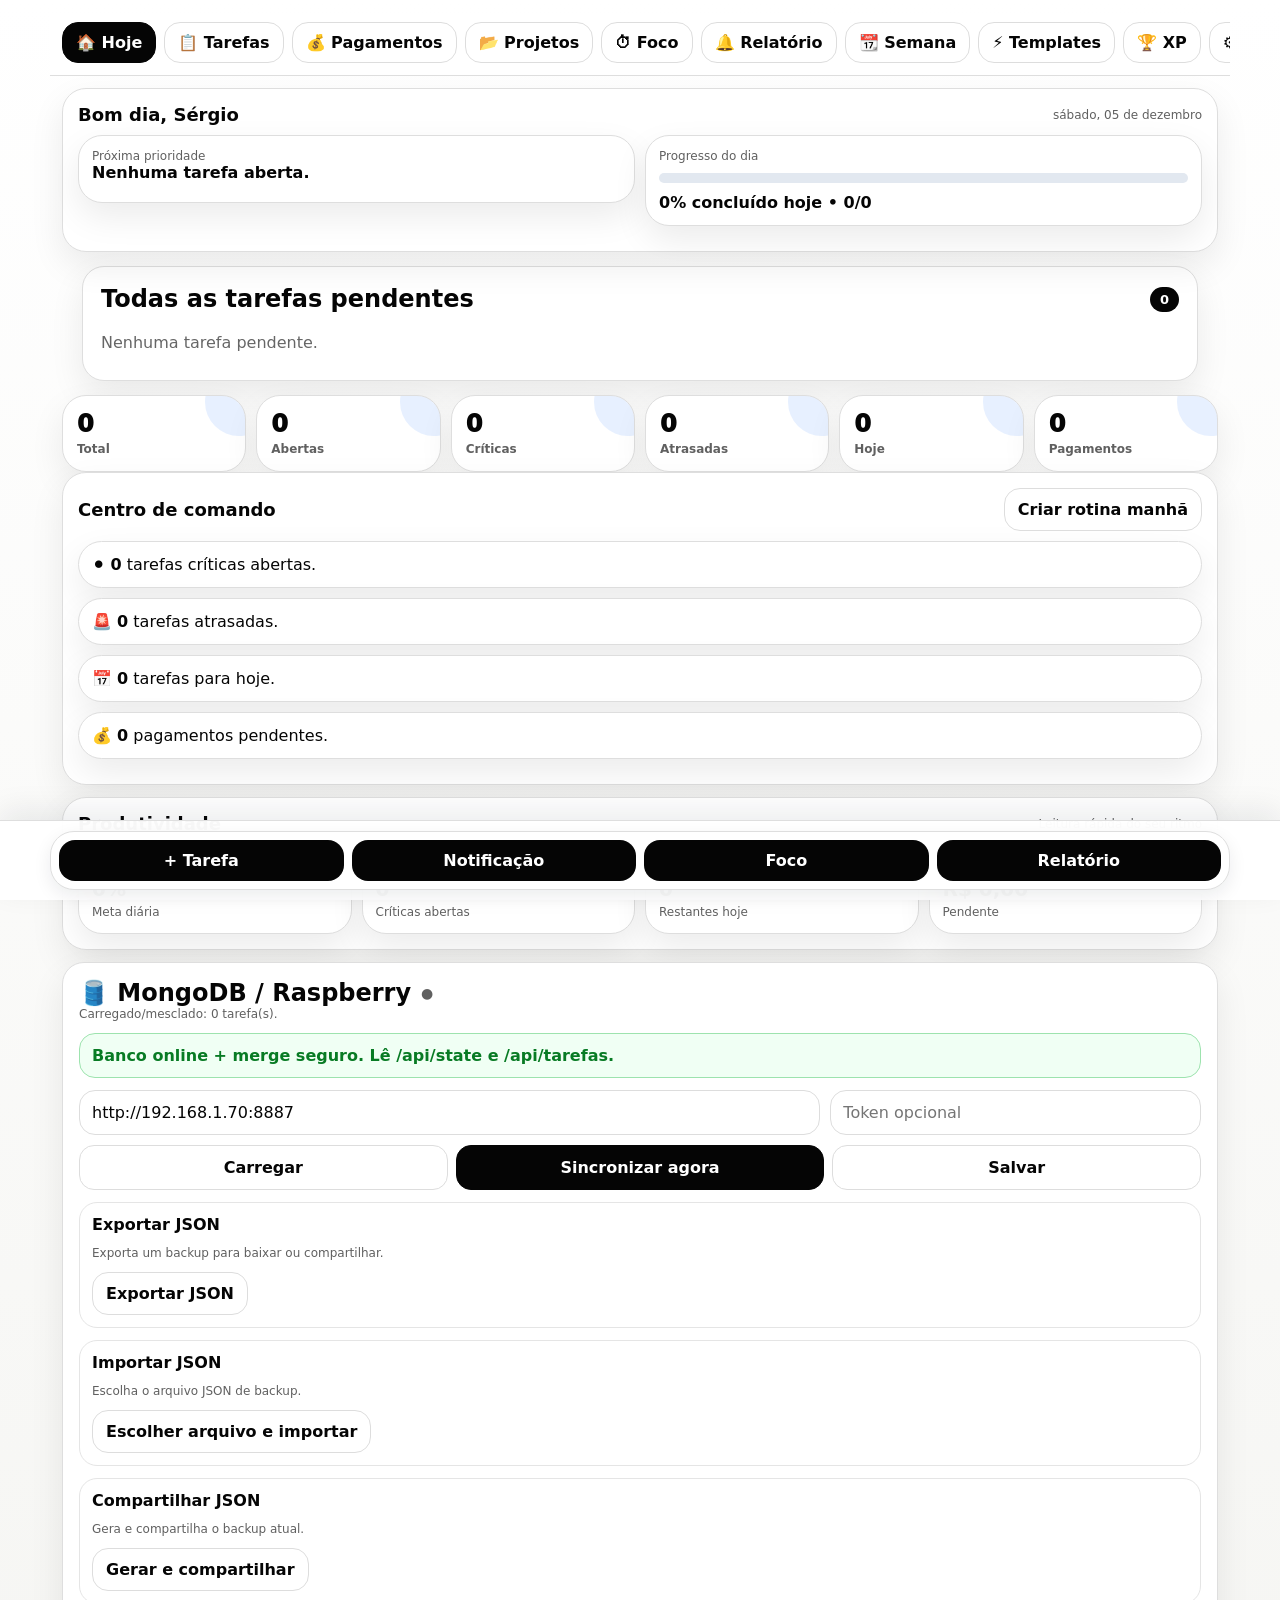
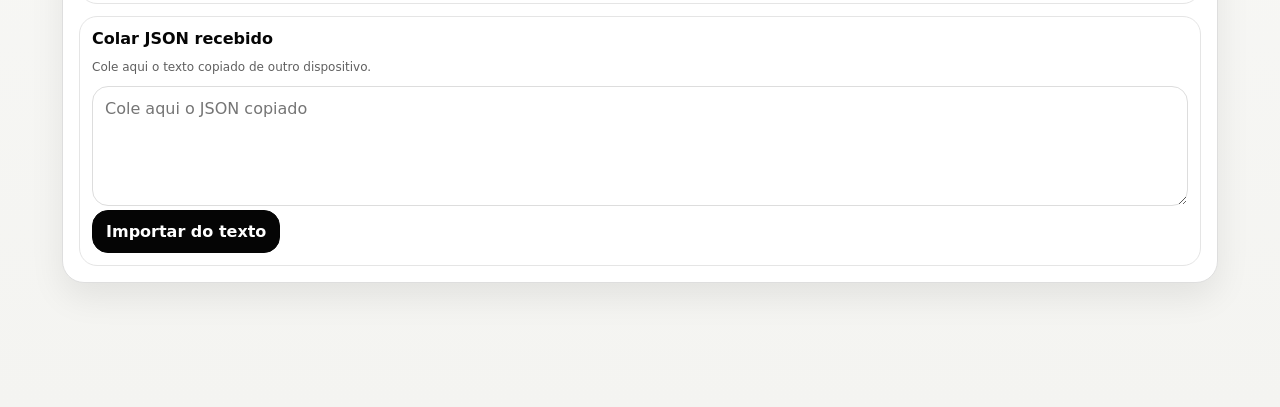
<file: app/src/main/assets/index.html>
<!DOCTYPE html>
<html lang="pt-BR">
<head>
<meta charset="UTF-8" />
<meta name="viewport" content="width=device-width, initial-scale=1.0, maximum-scale=1.0, viewport-fit=cover">
<title>Meu Dia Pro</title>
<link rel="stylesheet" href="style.css">
<link rel="stylesheet" href="visual.css">
</head>
<body>
<div id="root"></div>
<script src="app.js"></script>
<script src="status.js"></script>
<script src="v23.js"></script>
<script src="score.js"></script>
<script>
(function(){
  if(window.__MDP_IMPORT_TEXT_FIX__) return;
  window.__MDP_IMPORT_TEXT_FIX__ = true;
  const url = () => (localStorage.getItem('rasp_backend_url') || 'http://192.168.1.70:8887').replace(/\/$/, '');
  const headers = () => {
    const h = {'Content-Type':'application/json'};
    const token = localStorage.getItem('rasp_backend_token') || '';
    if(token) h['X-Meu-Dia-Token'] = token;
    return h;
  };
  const now = () => new Date().toISOString();
  const uid = () => 't_' + Date.now() + '_' + Math.random().toString(16).slice(2);
  function normalize(state){
    state = state && typeof state === 'object' ? state : {tarefas:[],projetos:[],arquivo:[]};
    state.tarefas = Array.isArray(state.tarefas) ? state.tarefas : [];
    state.projetos = Array.isArray(state.projetos) ? state.projetos : [];
    state.arquivo = Array.isArray(state.arquivo) ? state.arquivo : [];
    state.tarefas.forEach(t => { if(!t.id) t.id = uid(); if(!t.createdAt) t.createdAt = now(); if(!t.updatedAt) t.updatedAt = t.createdAt; });
    return state;
  }
  function getLocal(){
    try{
      if(window.state && Array.isArray(window.state.tarefas)) return normalize(window.state);
      const raw = localStorage.getItem('meu_dia_pro_v2') || localStorage.getItem('tarefas_whatsapp_v1');
      const parsed = raw ? JSON.parse(raw) : {tarefas:[],projetos:[],arquivo:[]};
      return normalize(Array.isArray(parsed) ? {tarefas:parsed,projetos:[],arquivo:[]} : parsed);
    }catch(e){ return {tarefas:[],projetos:[],arquivo:[]}; }
  }
  function setLocal(state){
    state = normalize(state);
    try{
      if(window.state){ Object.keys(window.state).forEach(k => delete window.state[k]); Object.assign(window.state, state); }
      localStorage.setItem('meu_dia_pro_v2', JSON.stringify(state));
      if(typeof window.render === 'function') window.render();
    }catch(e){}
  }
  function newer(a,b){ return new Date((a && (a.updatedAt || a.createdAt)) || 0).getTime() >= new Date((b && (b.updatedAt || b.createdAt)) || 0).getTime(); }
  function merge(a,b){
    a = normalize(a); b = normalize(b);
    const map = new Map();
    [...(b.tarefas||[]), ...(a.tarefas||[])].forEach(t => {
      if(!t.id) t.id = uid();
      const old = map.get(t.id);
      if(!old || newer(t, old)) map.set(t.id, Object.assign({}, old || {}, t));
    });
    return Object.assign({}, b, a, {tarefas:[...map.values()].filter(t => !t.deleted)});
  }
  function status(text){
    const e = document.getElementById('mdp42Status') || document.getElementById('mdp41Status') || document.getElementById('mdp40Status');
    if(e) e.textContent = text;
  }
  async function push(state){
    try{
      const payload = {device:'apk-android-text-import', savedAt:now(), state:state, config:{}};
      const r = await fetch(url() + '/api/state', {method:'POST', headers:headers(), body:JSON.stringify(payload)});
      const j = await r.json().catch(() => ({}));
      return !!j.ok;
    }catch(e){ return false; }
  }
  async function importText(){
    const box = document.getElementById('mdp42Paste') || document.getElementById('mdp41Paste') || document.querySelector('textarea[placeholder*="JSON"]');
    const text = box ? box.value : '';
    if(!text || !text.trim()){ status('Cole um JSON antes de importar.'); return; }
    try{
      const json = JSON.parse(text);
      const incoming = json.state || json;
      const merged = merge(getLocal(), incoming);
      setLocal(merged);
      status('JSON colado importado. Salvando no MongoDB...');
      const ok = await push(merged);
      status(ok ? 'JSON importado e sincronizado com sucesso.' : 'JSON importado localmente. Backend offline.');
      if(typeof window.mdpPull === 'function') setTimeout(() => window.mdpPull(true), 800);
    }catch(e){
      status('JSON colado inválido. Copie o backup completo.');
    }
  }
  window.mdpImportTextFix = importText;
  document.addEventListener('click', function(e){
    const el = e.target && e.target.closest ? e.target.closest('button,[data-mdp-action]') : null;
    if(!el) return;
    const action = el.getAttribute('data-mdp-action') || '';
    const text = (el.innerText || el.textContent || '').toLowerCase();
    if(action === 'paste' || text.includes('importar do texto')){
      e.preventDefault();
      e.stopPropagation();
      importText();
    }
  }, true);
  setInterval(function(){
    document.querySelectorAll('button').forEach(btn => {
      const text = (btn.innerText || btn.textContent || '').toLowerCase();
      if(text.includes('importar do texto') && !btn.dataset.fixedPaste){
        btn.dataset.fixedPaste = '1';
        btn.onclick = function(ev){ ev.preventDefault(); importText(); return false; };
      }
    });
  }, 1000);
})();
</script>
<script>
(function(){
  if(window.__MDP_PENDING_TODAY__) return;
  window.__MDP_PENDING_TODAY__ = true;

  function escapeHtml(value){
    return String(value == null ? '' : value).replace(/[&<>"']/g, function(char){
      return {'&':'&amp;','<':'&lt;','>':'&gt;','"':'&quot;',"'":'&#039;'}[char];
    });
  }
  function getState(){
    try{
      if(window.state && Array.isArray(window.state.tarefas)) return window.state;
      const raw = localStorage.getItem('meu_dia_pro_v2') || localStorage.getItem('tarefas_whatsapp_v1');
      const parsed = raw ? JSON.parse(raw) : {tarefas:[]};
      return Array.isArray(parsed) ? {tarefas:parsed} : parsed;
    }catch(e){ return {tarefas:[]}; }
  }
  function saveState(state){
    try{
      if(window.state){
        Object.keys(window.state).forEach(function(k){ delete window.state[k]; });
        Object.assign(window.state, state);
      }
      localStorage.setItem('meu_dia_pro_v2', JSON.stringify(state));
      if(typeof window.render === 'function') window.render();
      if(typeof window.mdpPush === 'function') setTimeout(function(){ window.mdpPush(true); }, 350);
    }catch(e){}
  }
  function formatDate(value){
    if(!value) return 'Sem data';
    const p = String(value).split('-');
    return p.length === 3 ? p[2] + '/' + p[1] + '/' + p[0] : value;
  }
  function priorityColor(priority){
    if(priority === 'Crítica' || priority === 'Alta') return '#ef4444';
    if(priority === 'Média') return '#d4a62a';
    if(priority === 'Baixa') return '#16a34a';
    return '#64748b';
  }
  function ensureStyle(){
    if(document.getElementById('mdp-pending-style')) return;
    const style = document.createElement('style');
    style.id = 'mdp-pending-style';
    style.textContent = '.mdpPendingPanel{background:#fff;border:1px solid #dedede;border-radius:22px;padding:18px;margin:14px 20px;box-shadow:0 14px 34px rgba(0,0,0,.08)}.mdpPendingHeader{display:flex;align-items:center;justify-content:space-between;gap:12px;margin-bottom:10px}.mdpPendingHeader h2{margin:0;font-size:24px}.mdpPendingCount{background:#050505;color:#fff!important;border-radius:999px;padding:5px 10px;font-size:13px;font-weight:900}.mdpPendingItem{display:grid;grid-template-columns:34px 1fr;gap:10px;align-items:start;padding:13px 4px;border-top:1px solid #eee}.mdpPendingItem:first-of-type{border-top:0}.mdpPendingItem input{width:24px!important;height:24px!important;margin-top:2px}.mdpPendingTitle{font-size:17px;font-weight:900;color:#050505}.mdpPendingMeta{font-size:13px;color:#666;margin-top:4px}.mdpPendingDot{display:inline-block;width:8px;height:8px;border-radius:50%;margin:0 5px}.mdpPendingEmpty{color:#666;padding:10px 0}';
    document.head.appendChild(style);
  }
  function isTodayPage(){
    const active = document.querySelector('.tab.active');
    if(active) return (active.textContent || '').toLowerCase().includes('hoje');
    return !!document.getElementById('dashboard');
  }
  function renderPending(){
    ensureStyle();
    const dashboard = document.getElementById('dashboard');
    if(!dashboard || !isTodayPage()) return;
    let panel = document.getElementById('mdpPendingPanel');
    if(!panel){
      panel = document.createElement('section');
      panel.id = 'mdpPendingPanel';
      panel.className = 'mdpPendingPanel';
      const firstCard = dashboard.querySelector('.card');
      if(firstCard && firstCard.nextSibling) dashboard.insertBefore(panel, firstCard.nextSibling);
      else dashboard.appendChild(panel);
    }
    const state = getState();
    const pending = (state.tarefas || []).filter(function(t){ return !t.done && !t.deleted; }).sort(function(a,b){
      const da = String(a.data || '9999-99-99') + String(a.hora || '');
      const db = String(b.data || '9999-99-99') + String(b.hora || '');
      return da.localeCompare(db);
    });
    panel.innerHTML = '<div class="mdpPendingHeader"><h2>Todas as tarefas pendentes</h2><span class="mdpPendingCount">' + pending.length + '</span></div>' +
      (pending.length ? pending.map(function(t){
        return '<div class="mdpPendingItem"><input type="checkbox" data-pending-id="' + escapeHtml(t.id) + '"><div><div class="mdpPendingTitle">' + escapeHtml(t.nome || t.title || 'Tarefa') + '</div><div class="mdpPendingMeta">' + formatDate(t.data) + (t.hora ? ' • ' + escapeHtml(t.hora) : '') + ' • <span class="mdpPendingDot" style="background:' + priorityColor(t.prioridade) + '"></span>' + escapeHtml(t.prioridade || 'Sem prioridade') + (t.categoria ? ' • ' + escapeHtml(t.categoria) : '') + '</div></div></div>';
      }).join('') : '<div class="mdpPendingEmpty">Nenhuma tarefa pendente.</div>');
  }
  document.addEventListener('change', function(e){
    const checkbox = e.target.closest && e.target.closest('[data-pending-id]');
    if(!checkbox) return;
    const state = getState();
    const task = (state.tarefas || []).find(function(t){ return String(t.id) === String(checkbox.dataset.pendingId); });
    if(task){
      task.done = true;
      task.completedAt = new Date().toISOString();
      task.updatedAt = task.completedAt;
      saveState(state);
      setTimeout(renderPending, 200);
    }
  }, true);
  const oldRender = window.render;
  if(typeof oldRender === 'function' && !window.__MDP_PENDING_RENDER_PATCH__){
    window.render = function(){ oldRender.apply(this, arguments); setTimeout(renderPending, 60); };
    window.__MDP_PENDING_RENDER_PATCH__ = true;
  }
  document.addEventListener('click', function(){ setTimeout(renderPending, 120); }, true);
  setTimeout(renderPending, 700);
  setInterval(renderPending, 3000);
})();
</script>
</body>
</html>
</file>
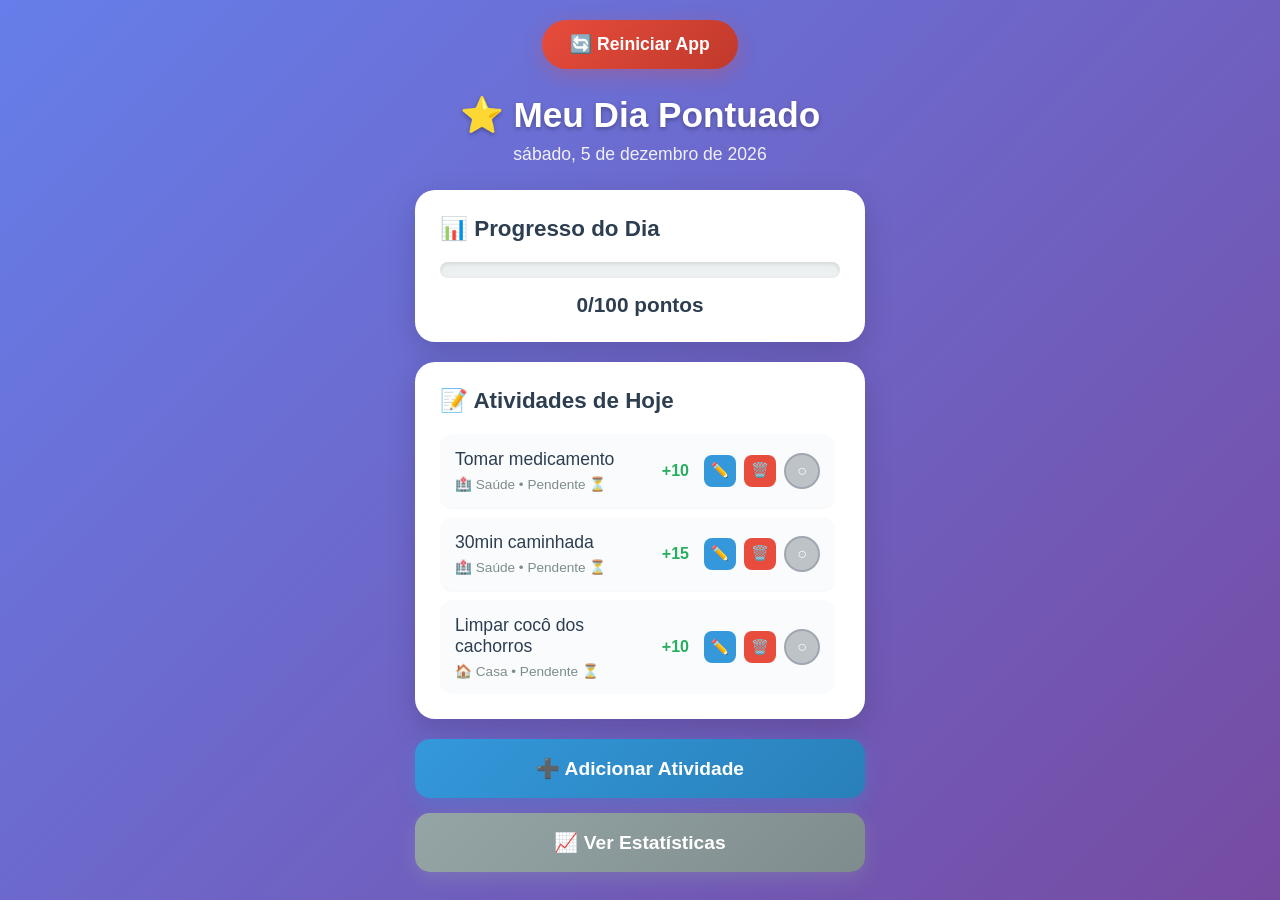
<file: deepseek_html_20251115_fd91d9.html>
<!DOCTYPE html>
<html lang="pt-br">
<head>
    <meta charset="UTF-8">
    <meta name="viewport" content="width=device-width, initial-scale=1.0">
    <title>Meu Dia Pontuado</title>
    <link rel="icon" href="data:image/svg+xml,<svg xmlns='http://www.w3.org/2000/svg' viewBox='0 0 100 100'><text y='.9em' font-size='90'>⭐</text></svg>">
    <style>
        * {
            margin: 0;
            padding: 0;
            box-sizing: border-box;
        }

        body {
            font-family: 'Segoe UI', Tahoma, Geneva, Verdana, sans-serif;
            background: linear-gradient(135deg, #667eea 0%, #764ba2 100%);
            min-height: 100vh;
            padding: 20px;
            background-attachment: fixed;
        }

        .container {
            max-width: 450px;
            margin: 0 auto;
        }

        .header {
            text-align: center;
            margin-bottom: 25px;
            color: white;
        }

        .header h1 {
            font-size: 2.2rem;
            margin-bottom: 8px;
            text-shadow: 0 2px 4px rgba(0,0,0,0.3);
        }

        .date {
            font-size: 1.1rem;
            opacity: 0.9;
        }

        .card {
            background: white;
            border-radius: 20px;
            padding: 25px;
            margin-bottom: 20px;
            box-shadow: 0 10px 30px rgba(0,0,0,0.15);
            transition: transform 0.3s ease;
        }

        .card:hover {
            transform: translateY(-2px);
        }

        .card h2 {
            color: #2c3e50;
            margin-bottom: 20px;
            font-size: 1.4rem;
            display: flex;
            align-items: center;
            gap: 10px;
        }

        .progress-container {
            text-align: center;
        }

        .progress-bar {
            width: 100%;
            height: 16px;
            background: #ecf0f1;
            border-radius: 10px;
            margin-bottom: 15px;
            overflow: hidden;
            box-shadow: inset 0 2px 4px rgba(0,0,0,0.1);
        }

        .progress-fill {
            height: 100%;
            background: linear-gradient(90deg, #27ae60, #2ecc71);
            border-radius: 10px;
            transition: width 0.8s ease;
            position: relative;
            overflow: hidden;
        }

        .progress-fill::after {
            content: '';
            position: absolute;
            top: 0;
            left: -100%;
            width: 100%;
            height: 100%;
            background: linear-gradient(90deg, transparent, rgba(255,255,255,0.4), transparent);
            animation: shimmer 2s infinite;
        }

        @keyframes shimmer {
            0% { left: -100%; }
            100% { left: 100%; }
        }

        .points {
            font-size: 1.3rem;
            font-weight: bold;
            color: #2c3e50;
        }

        .activities-list {
            max-height: 400px;
            overflow-y: auto;
            padding-right: 5px;
        }

        .activities-list::-webkit-scrollbar {
            width: 6px;
        }

        .activities-list::-webkit-scrollbar-track {
            background: #f1f1f1;
            border-radius: 10px;
        }

        .activities-list::-webkit-scrollbar-thumb {
            background: #c1c1c1;
            border-radius: 10px;
        }

        .activity-item {
            display: flex;
            justify-content: space-between;
            align-items: center;
            padding: 15px;
            border-bottom: 2px solid #f8f9fa;
            transition: all 0.3s ease;
            border-radius: 12px;
            margin-bottom: 8px;
            background: #fafbfc;
        }

        .activity-item:hover {
            background: #f1f8ff;
            transform: translateX(5px);
        }

        .activity-item:last-child {
            border-bottom: none;
            margin-bottom: 0;
        }

        .activity-info {
            flex: 1;
            margin-right: 15px;
        }

        .activity-name {
            font-size: 1.1rem;
            color: #2c3e50;
            margin-bottom: 6px;
            font-weight: 500;
        }

        .activity-category {
            font-size: 0.85rem;
            color: #7f8c8d;
            display: flex;
            align-items: center;
            gap: 5px;
        }

        .activity-points {
            font-size: 1rem;
            font-weight: 700;
            color: #27ae60;
            margin-right: 15px;
        }

        .activity-actions {
            display: flex;
            gap: 8px;
            align-items: center;
        }

        .activity-status {
            width: 36px;
            height: 36px;
            border-radius: 50%;
            display: flex;
            align-items: center;
            justify-content: center;
            cursor: pointer;
            font-weight: bold;
            transition: all 0.3s ease;
            border: 2px solid transparent;
        }

        .status-completed {
            background: #27ae60;
            color: white;
            border-color: #219a52;
        }

        .status-pending {
            background: #bdc3c7;
            color: white;
            border-color: #a0a7b0;
        }

        .btn-edit, .btn-delete {
            width: 32px;
            height: 32px;
            border: none;
            border-radius: 8px;
            cursor: pointer;
            transition: all 0.3s ease;
            display: flex;
            align-items: center;
            justify-content: center;
            font-size: 0.9rem;
        }

        .btn-edit {
            background: #3498db;
            color: white;
        }

        .btn-edit:hover {
            background: #2980b9;
            transform: scale(1.1);
        }

        .btn-delete {
            background: #e74c3c;
            color: white;
        }

        .btn-delete:hover {
            background: #c0392b;
            transform: scale(1.1);
        }

        .btn-primary, .btn-secondary {
            width: 100%;
            padding: 18px;
            border: none;
            border-radius: 15px;
            font-size: 1.2rem;
            font-weight: 600;
            cursor: pointer;
            transition: all 0.3s ease;
            margin-bottom: 15px;
            display: flex;
            align-items: center;
            justify-content: center;
            gap: 10px;
        }

        .btn-primary {
            background: linear-gradient(135deg, #3498db, #2980b9);
            color: white;
            box-shadow: 0 6px 20px rgba(52, 152, 219, 0.3);
        }

        .btn-primary:hover {
            transform: translateY(-3px);
            box-shadow: 0 8px 25px rgba(52, 152, 219, 0.4);
        }

        .btn-secondary {
            background: linear-gradient(135deg, #95a5a6, #7f8c8d);
            color: white;
            box-shadow: 0 6px 20px rgba(149, 165, 166, 0.3);
        }

        .btn-secondary:hover {
            transform: translateY(-3px);
            box-shadow: 0 8px 25px rgba(149, 165, 166, 0.4);
        }

        /* MODAL STYLES */
        .modal {
            display: none;
            position: fixed;
            top: 0;
            left: 0;
            width: 100%;
            height: 100%;
            background: rgba(0,0,0,0.6);
            justify-content: center;
            align-items: center;
            z-index: 1000;
            backdrop-filter: blur(5px);
        }

        .modal-content {
            background: white;
            padding: 30px;
            border-radius: 20px;
            width: 90%;
            max-width: 450px;
            box-shadow: 0 20px 50px rgba(0,0,0,0.3);
            animation: modalSlideIn 0.4s ease;
        }

        @keyframes modalSlideIn {
            from {
                opacity: 0;
                transform: scale(0.8) translateY(-20px);
            }
            to {
                opacity: 1;
                transform: scale(1) translateY(0);
            }
        }

        .modal h3 {
            color: #2c3e50;
            margin-bottom: 25px;
            text-align: center;
            font-size: 1.5rem;
        }

        .form-group {
            margin-bottom: 20px;
        }

        .form-group label {
            display: block;
            margin-bottom: 8px;
            color: #2c3e50;
            font-weight: 600;
            font-size: 1rem;
        }

        .form-group input, .form-group select {
            width: 100%;
            padding: 15px;
            border: 2px solid #e1e8ed;
            border-radius: 12px;
            font-size: 1rem;
            transition: all 0.3s ease;
            background: #fafbfc;
        }

        .form-group input:focus, .form-group select:focus {
            outline: none;
            border-color: #3498db;
            background: white;
            box-shadow: 0 0 0 3px rgba(52, 152, 219, 0.1);
        }

        .modal-buttons {
            display: flex;
            gap: 12px;
            margin-top: 25px;
        }

        .btn-cancel, .btn-confirm {
            flex: 1;
            padding: 15px;
            border: none;
            border-radius: 12px;
            font-weight: 600;
            cursor: pointer;
            transition: all 0.3s ease;
            font-size: 1rem;
        }

        .btn-cancel {
            background: #95a5a6;
            color: white;
        }

        .btn-cancel:hover {
            background: #7f8c8d;
            transform: translateY(-2px);
        }

        .btn-confirm {
            background: linear-gradient(135deg, #27ae60, #219a52);
            color: white;
        }

        .btn-confirm:hover {
            transform: translateY(-2px);
            box-shadow: 0 5px 15px rgba(39, 174, 96, 0.4);
        }

        /* BOTÃO RUN */
        .run-container {
            text-align: center;
            margin-bottom: 25px;
        }

        .run-btn {
            background: linear-gradient(135deg, #e74c3c, #c0392b);
            color: white;
            border: none;
            padding: 14px 28px;
            border-radius: 30px;
            font-size: 1.1rem;
            font-weight: 600;
            cursor: pointer;
            transition: all 0.3s ease;
            box-shadow: 0 6px 20px rgba(231, 76, 60, 0.3);
            display: flex;
            align-items: center;
            gap: 8px;
            margin: 0 auto;
        }

        .run-btn:hover {
            transform: translateY(-3px);
            box-shadow: 0 8px 25px rgba(231, 76, 60, 0.4);
        }

        /* RESPONSIVO */
        @media (max-width: 480px) {
            body {
                padding: 15px;
            }
            
            .header h1 {
                font-size: 1.8rem;
            }
            
            .card {
                padding: 20px;
            }
            
            .activity-item {
                padding: 12px;
            }
            
            .modal-content {
                padding: 25px;
            }
        }

        /* ANIMAÇÕES */
        @keyframes slideIn {
            from {
                opacity: 0;
                transform: translateY(-30px);
            }
            to {
                opacity: 1;
                transform: translateY(0);
            }
        }

        .card {
            animation: slideIn 0.6s ease;
        }

        /* TOAST NOTIFICATION */
        .toast {
            position: fixed;
            top: 20px;
            right: 20px;
            background: #27ae60;
            color: white;
            padding: 15px 25px;
            border-radius: 12px;
            box-shadow: 0 10px 30px rgba(0,0,0,0.2);
            z-index: 1001;
            animation: toastSlideIn 0.3s ease;
            display: flex;
            align-items: center;
            gap: 10px;
            max-width: 300px;
        }

        @keyframes toastSlideIn {
            from {
                opacity: 0;
                transform: translateX(100px);
            }
            to {
                opacity: 1;
                transform: translateX(0);
            }
        }

        .toast.error {
            background: #e74c3c;
        }

        .toast.warning {
            background: #f39c12;
        }

        /* EMPTY STATE */
        .empty-state {
            text-align: center;
            padding: 40px 20px;
            color: #7f8c8d;
        }

        .empty-state .icon {
            font-size: 3rem;
            margin-bottom: 15px;
            opacity: 0.5;
        }

        .empty-state p {
            font-size: 1.1rem;
            margin-bottom: 10px;
        }
    </style>
</head>
<body>
    <div class="container">
        <!-- BOTÃO RUN -->
        <div class="run-container">
            <button class="run-btn" onclick="resetApp()">
                🔄 Reiniciar App
            </button>
        </div>

        <!-- CABEÇALHO -->
        <header class="header">
            <h1>⭐ Meu Dia Pontuado</h1>
            <div class="date" id="currentDate">Carregando data...</div>
        </header>

        <!-- CARD DE PROGRESSO -->
        <div class="card">
            <h2>📊 Progresso do Dia</h2>
            <div class="progress-container">
                <div class="progress-bar">
                    <div class="progress-fill" id="progressFill"></div>
                </div>
                <div class="points" id="pointsDisplay">0/100 pontos</div>
            </div>
        </div>

        <!-- LISTA DE ATIVIDADES -->
        <div class="card">
            <h2>📝 Atividades de Hoje</h2>
            <div class="activities-list" id="activitiesList">
                <!-- As atividades serão inseridas aqui pelo JavaScript -->
            </div>
        </div>

        <!-- BOTÕES -->
        <button class="btn-primary" onclick="showAddModal()">
            ➕ Adicionar Atividade
        </button>
        
        <button class="btn-secondary" onclick="showStats()">
            📈 Ver Estatísticas
        </button>

        <!-- MODAL PARA ADICIONAR/EDITAR ATIVIDADE -->
        <div class="modal" id="activityModal">
            <div class="modal-content">
                <h3 id="modalTitle">Nova Atividade</h3>
                
                <div class="form-group">
                    <label>Nome da Atividade:</label>
                    <input type="text" id="activityName" placeholder="Ex: Caminhada 30min">
                </div>

                <div class="form-group">
                    <label>Categoria:</label>
                    <select id="activityCategory">
                        <option value="saude">🏥 Saúde & Bem-estar</option>
                        <option value="trabalho">💼 Trabalho & Produtividade</option>
                        <option value="casa">🏠 Casa & Responsabilidades</option>
                        <option value="social">🎯 Social & Lazer</option>
                    </select>
                </div>

                <div class="form-group">
                    <label>Pontuação:</label>
                    <input type="number" id="activityPoints" value="10" min="1" max="50">
                </div>

                <div class="modal-buttons">
                    <button class="btn-cancel" onclick="hideActivityModal()">Cancelar</button>
                    <button class="btn-confirm" onclick="saveActivity()">Salvar</button>
                </div>
            </div>
        </div>
    </div>

    <script>
        // Dados iniciais do app
        let atividades = [];
        let editandoAtividadeId = null;
        const metaDiaria = 100;

        // Categorias com ícones
        const categorias = {
            'saude': { nome: '🏥 Saúde', cor: '#e74c3c' },
            'trabalho': { nome: '💼 Trabalho', cor: '#3498db' },
            'casa': { nome: '🏠 Casa', cor: '#9b59b6' },
            'social': { nome: '🎯 Social', cor: '#f39c12' }
        };

        // Quando a página carregar
        document.addEventListener('DOMContentLoaded', function() {
            atualizarData();
            carregarDados();
            renderizarAtividades();
            atualizarProgresso();
        });

        // Atualizar data atual
        function atualizarData() {
            const agora = new Date();
            const options = { 
                weekday: 'long', 
                year: 'numeric', 
                month: 'long', 
                day: 'numeric' 
            };
            document.getElementById('currentDate').textContent = 
                agora.toLocaleDateString('pt-BR', options);
        }

        // Renderizar lista de atividades
        function renderizarAtividades() {
            const lista = document.getElementById('activitiesList');
            
            if (atividades.length === 0) {
                lista.innerHTML = `
                    <div class="empty-state">
                        <div class="icon">📝</div>
                        <p>Nenhuma atividade hoje</p>
                        <p>Clique em "Adicionar Atividade" para começar!</p>
                    </div>
                `;
                return;
            }

            lista.innerHTML = '';
            atividades.forEach(atividade => {
                const categoria = categorias[atividade.categoria];
                const emojiStatus = atividade.concluida ? '✅' : '⏳';
                const textoStatus = atividade.concluida ? 'Concluída' : 'Pendente';

                const item = document.createElement('div');
                item.className = 'activity-item';
                item.innerHTML = `
                    <div class="activity-info">
                        <div class="activity-name">${atividade.nome}</div>
                        <div class="activity-category">
                            ${categoria.nome} • ${textoStatus} ${emojiStatus}
                        </div>
                    </div>
                    <div class="activity-points">+${atividade.pontos}</div>
                    <div class="activity-actions">
                        <button class="btn-edit" onclick="editarAtividade(${atividade.id})" title="Editar">
                            ✏️
                        </button>
                        <button class="btn-delete" onclick="deletarAtividade(${atividade.id})" title="Excluir">
                            🗑️
                        </button>
                        <div class="activity-status ${atividade.concluida ? 'status-completed' : 'status-pending'}" 
                             onclick="alternarStatus(${atividade.id})"
                             title="Clique para marcar/desmarcar">
                            ${atividade.concluida ? '✓' : '○'}
                        </div>
                    </div>
                `;
                lista.appendChild(item);
            });
        }

        // Atualizar barra de progresso
        function atualizarProgresso() {
            const pontuacaoTotal = atividades
                .filter(a => a.concluida)
                .reduce((total, a) => total + a.pontos, 0);
            
            const progresso = Math.min((pontuacaoTotal / metaDiaria) * 100, 100);
            
            document.getElementById('progressFill').style.width = `${progresso}%`;
            document.getElementById('pointsDisplay').textContent = 
                `${pontuacaoTotal}/${metaDiaria} pontos`;

            // Mudar cor baseada no progresso
            const progressFill = document.getElementById('progressFill');
            if (progresso >= 100) {
                progressFill.style.background = 'linear-gradient(135deg, #27ae60, #2ecc71)';
            } else if (progresso >= 70) {
                progressFill.style.background = 'linear-gradient(135deg, #f39c12, #f1c40f)';
            } else {
                progressFill.style.background = 'linear-gradient(135deg, #e74c3c, #e67e22)';
            }
        }

        // Mostrar modal para adicionar
        function showAddModal() {
            editandoAtividadeId = null;
            document.getElementById('modalTitle').textContent = 'Nova Atividade';
            document.getElementById('activityName').value = '';
            document.getElementById('activityCategory').value = 'saude';
            document.getElementById('activityPoints').value = '10';
            document.getElementById('activityModal').style.display = 'flex';
            document.getElementById('activityName').focus();
        }

        // Mostrar modal para editar
        function editarAtividade(id) {
            const atividade = atividades.find(a => a.id === id);
            if (atividade) {
                editandoAtividadeId = id;
                document.getElementById('modalTitle').textContent = 'Editar Atividade';
                document.getElementById('activityName').value = atividade.nome;
                document.getElementById('activityCategory').value = atividade.categoria;
                document.getElementById('activityPoints').value = atividade.pontos;
                document.getElementById('activityModal').style.display = 'flex';
                document.getElementById('activityName').focus();
            }
        }

        // Esconder modal
        function hideActivityModal() {
            document.getElementById('activityModal').style.display = 'none';
            editandoAtividadeId = null;
        }

        // Salvar atividade (nova ou editada)
        function saveActivity() {
            const nome = document.getElementById('activityName').value.trim();
            const categoria = document.getElementById('activityCategory').value;
            const pontos = parseInt(document.getElementById('activityPoints').value);

            if (!nome) {
                showToast('Por favor, digite um nome para a atividade!', 'error');
                return;
            }

            if (pontos < 1 || pontos > 50) {
                showToast('A pontuação deve ser entre 1 e 50 pontos!', 'error');
                return;
            }

            if (editandoAtividadeId) {
                // Editar atividade existente
                const index = atividades.findIndex(a => a.id === editandoAtividadeId);
                if (index !== -1) {
                    atividades[index] = {
                        ...atividades[index],
                        nome: nome,
                        categoria: categoria,
                        pontos: pontos
                    };
                    showToast('Atividade atualizada com sucesso! ✅');
                }
            } else {
                // Nova atividade
                const novaAtividade = {
                    id: Date.now(),
                    nome: nome,
                    pontos: pontos,
                    concluida: false,
                    categoria: categoria
                };
                atividades.push(novaAtividade);
                showToast('Atividade adicionada com sucesso! 🎉');
            }

            renderizarAtividades();
            atualizarProgresso();
            hideActivityModal();
            salvarDados();
        }

        // Deletar atividade
        function deletarAtividade(id) {
            if (confirm('Tem certeza que quer excluir esta atividade?')) {
                atividades = atividades.filter(a => a.id !== id);
                renderizarAtividades();
                atualizarProgresso();
                salvarDados();
                showToast('Atividade excluída! 🗑️');
            }
        }

        // Alternar entre concluída/pendente
        function alternarStatus(id) {
            const atividade = atividades.find(a => a.id === id);
            if (atividade) {
                atividade.concluida = !atividade.concluida;
                renderizarAtividades();
                atualizarProgresso();
                salvarDados();
                
                const mensagem = atividade.concluida ? 
                    'Atividade concluída! 🎉' : 'Atividade marcada como pendente';
                showToast(mensagem);
            }
        }

        // Mostrar estatísticas
        function showStats() {
            const concluidas = atividades.filter(a => a.concluida).length;
            const total = atividades.length;
            const pontuacaoTotal = atividades
                .filter(a => a.concluida)
                .reduce((total, a) => total + a.pontos, 0);
            
            const percentual = total > 0 ? Math.round((concluidas / total) * 100) : 0;
            const pontosFaltantes = Math.max(0, metaDiaria - pontuacaoTotal);
            
            // Estatísticas por categoria
            const statsCategorias = {};
            atividades.forEach(atividade => {
                if (atividade.concluida) {
                    if (!statsCategorias[atividade.categoria]) {
                        statsCategorias[atividade.categoria] = 0;
                    }
                    statsCategorias[atividade.categoria] += atividade.pontos;
                }
            });

            let statsTexto = `🏆 **ESTATÍSTICAS DO DIA**\n\n`;
            statsTexto += `✅ ${concluidas}/${total} atividades concluídas\n`;
            statsTexto += `📈 ${percentual}% de aproveitamento\n\n`;
            statsTexto += `🎯 ${pontuacaoTotal}/${metaDiaria} pontos\n`;
            statsTexto += `⭐ ${pontosFaltantes} pontos faltando\n\n`;

            if (Object.keys(statsCategorias).length > 0) {
                statsTexto += `**Pontos por Categoria:**\n`;
                Object.keys(statsCategorias).forEach(cat => {
                    statsTexto += `${categorias[cat].nome}: ${statsCategorias[cat]} pts\n`;
                });
            }

            statsTexto += `\n${pontuacaoTotal >= metaDiaria ? 
                '🎉 PARABÉNS! Meta diária atingida!' : 
                '💪 Continue assim! Você consegue!'}`;

            alert(statsTexto);
        }

        // Notificação toast
        function showToast(mensagem, tipo = 'success') {
            // Remover toast anterior se existir
            const toastAnterior = document.querySelector('.toast');
            if (toastAnterior) {
                toastAnterior.remove();
            }

            const toast = document.createElement('div');
            toast.className = `toast ${tipo}`;
            toast.innerHTML = `
                <span>${tipo === 'success' ? '✅' : tipo === 'error' ? '❌' : '⚠️'}</span>
                <span>${mensagem}</span>
            `;
            document.body.appendChild(toast);
            
            setTimeout(() => {
                toast.style.animation = 'toastSlideIn 0.3s ease reverse';
                setTimeout(() => toast.remove(), 300);
            }, 3000);
        }

        // Salvar dados no localStorage
        function salvarDados() {
            localStorage.setItem('meuDiaPontuado', JSON.stringify(atividades));
        }

        // Carregar dados do localStorage
        function carregarDados() {
            const dadosSalvos = localStorage.getItem('meuDiaPontuado');
            if (dadosSalvos) {
                atividades = JSON.parse(dadosSalvos);
            } else {
                // Dados iniciais padrão
                atividades = [
                    { id: 1, nome: 'Tomar medicamento', pontos: 10, concluida: false, categoria: 'saude' },
                    { id: 2, nome: '30min caminhada', pontos: 15, concluida: false, categoria: 'saude' },
                    { id: 3, nome: 'Limpar cocô dos cachorros', pontos: 10, concluida: false, categoria: 'casa' }
                ];
            }
        }

        // REINICIAR APP
        function resetApp() {
            if (confirm('Tem certeza que quer reiniciar o app? Todos os dados serão perdidos!')) {
                localStorage.removeItem('meuDiaPontuado');
                atividades = [
                    { id: 1, nome: 'Tomar medicamento', pontos: 10, concluida: false, categoria: 'saude' },
                    { id: 2, nome: '30min caminhada', pontos: 15, concluida: false, categoria: 'saude' },
                    { id: 3, nome: 'Limpar cocô dos cachorros', pontos: 10, concluida: false, categoria: 'casa' }
                ];
                renderizarAtividades();
                atualizarProgresso();
                showToast('App reiniciado com sucesso! 🔄');
            }
        }

        // Fechar modal clicando fora
        document.getElementById('activityModal').addEventListener('click', function(e) {
            if (e.target === this) {
                hideActivityModal();
            }
        });

        // Enter para salvar atividade
        document.getElementById('activityName').addEventListener('keypress', function(e) {
            if (e.key === 'Enter') {
                saveActivity();
            }
        });

        // Tecla Escape para fechar modal
        document.addEventListener('keydown', function(e) {
            if (e.key === 'Escape') {
                hideActivityModal();
            }
        });
    </script>
</body>
</html>
</file>
<file: app/src/main/assets/style.css>
:root{
  --bg:#f4f7fb;--card:#ffffff;--text:#0f172a;--muted:#64748b;--line:#e2e8f0;
  --primary:#2563eb;--primary2:#1d4ed8;--red:#dc2626;--orange:#f97316;--yellow:#ca8a04;--green:#16a34a;--purple:#7c3aed;
  --shadow:0 12px 32px rgba(15,23,42,.08);--radius:20px;
}
*{box-sizing:border-box}
body{margin:0;font-family:system-ui,-apple-system,Segoe UI,Roboto,Arial,sans-serif;background:linear-gradient(180deg,#eaf2ff 0%,var(--bg) 35%);color:var(--text)}
.app{max-width:1180px;margin:auto;padding:16px 12px 100px}
.header{display:flex;justify-content:space-between;gap:12px;align-items:center;margin:8px 0 14px}
.brand h1{font-size:26px;margin:0;font-weight:900;letter-spacing:-.7px}.brand p{margin:4px 0 0;color:var(--muted);font-size:13px}
.card{background:rgba(255,255,255,.96);border:1px solid var(--line);border-radius:var(--radius);box-shadow:var(--shadow);padding:15px;margin-bottom:12px}
.tabs{display:flex;gap:8px;overflow:auto;padding:8px 0 12px;position:sticky;top:0;background:linear-gradient(180deg,#eaf2ff 0%,rgba(244,247,251,.92) 100%);z-index:5}
.tab{white-space:nowrap;border:1px solid var(--line);background:white;border-radius:999px;padding:10px 13px;font-weight:850;color:#334155}
.tab.active{background:var(--primary);color:white;border-color:var(--primary)}
.grid{display:grid;grid-template-columns:repeat(12,1fr);gap:10px}
.field{display:flex;flex-direction:column;gap:6px}
label{font-size:12px;font-weight:800;color:#475569}
input,select,textarea,button{font:inherit}
input,select,textarea{width:100%;border:1px solid var(--line);border-radius:14px;padding:12px;background:#fff;outline:none}
textarea{min-height:76px;resize:vertical}
input:focus,select:focus,textarea:focus{border-color:#93c5fd;box-shadow:0 0 0 3px rgba(37,99,235,.12)}
button{border:0;border-radius:14px;padding:11px 13px;font-weight:850;cursor:pointer;background:#e5e7eb;color:#111827}
.btn-primary{background:var(--primary);color:#fff}.btn-green{background:var(--green);color:#fff}.btn-red{background:var(--red);color:#fff}.btn-dark{background:#0f172a;color:#fff}.btn-purple{background:var(--purple);color:#fff}.btn-light{background:#eef2ff;color:#1e3a8a}
.actions{display:flex;flex-wrap:wrap;gap:9px;align-items:center}
.stats{display:grid;grid-template-columns:repeat(6,1fr);gap:10px}
.stat{padding:14px;border-radius:17px;background:#f8fafc;border:1px solid var(--line)}
.stat strong{display:block;font-size:24px}.stat span{font-size:12px;color:var(--muted);font-weight:800}
.kpi{display:flex;align-items:center;gap:10px}.kpiIcon{font-size:24px}.progress{height:10px;background:#e5e7eb;border-radius:999px;overflow:hidden}.bar{height:100%;background:linear-gradient(90deg,#2563eb,#16a34a);width:0%}
.sectionTitle{display:flex;justify-content:space-between;align-items:center;gap:8px;margin:0 0 10px}.sectionTitle h2{font-size:18px;margin:0}
.tableWrap{overflow:auto;border-radius:16px;border:1px solid var(--line)}
table{width:100%;border-collapse:collapse;min-width:1120px;background:#fff}
th,td{padding:11px;border-bottom:1px solid var(--line);text-align:left;font-size:13px;vertical-align:top}
th{font-size:11px;color:#475569;background:#f8fafc;text-transform:uppercase;letter-spacing:.04em}
tr.done{opacity:.55;text-decoration:line-through}
.check{width:22px;height:22px}
.badge{display:inline-flex;padding:5px 9px;border-radius:999px;font-size:12px;font-weight:900;white-space:nowrap}
.critica{background:#7f1d1d;color:#fff}.alta{background:#fee2e2;color:#991b1b}.media{background:#ffedd5;color:#9a3412}.baixa{background:#dcfce7;color:#166534}.opcional{background:#e5e7eb;color:#374151}
.statusLate{color:#dc2626;font-weight:900}.statusToday{color:#ea580c;font-weight:900}.statusOk{color:#16a34a;font-weight:900}.statusDone{color:#64748b;font-weight:900}
.payNo{color:#dc2626;font-weight:900}.payYes{color:#16a34a;font-weight:900}
.small{font-size:12px;color:var(--muted)}
.reportBox{white-space:pre-wrap;background:#0f172a;color:#f8fafc;border-radius:16px;padding:14px;line-height:1.45;max-height:380px;overflow:auto}
.hidden{display:none}.span2{grid-column:span 2}.span3{grid-column:span 3}.span4{grid-column:span 4}.span5{grid-column:span 5}.span6{grid-column:span 6}.span8{grid-column:span 8}.span12{grid-column:span 12}
.taskCard{border:1px solid var(--line);background:#fff;border-radius:18px;padding:13px;margin-bottom:10px}
.taskCardTop{display:flex;justify-content:space-between;gap:10px}.taskTitle{font-weight:900;font-size:16px}.pillRow{display:flex;gap:6px;flex-wrap:wrap;margin-top:7px}
.focusBox{text-align:center;padding:24px}.focusBox h2{font-size:26px}.timer{font-size:42px;font-weight:950;letter-spacing:-1px;margin:12px 0}
.bottomBar{position:fixed;left:0;right:0;bottom:0;background:rgba(255,255,255,.94);backdrop-filter:blur(10px);border-top:1px solid var(--line);padding:10px 12px;z-index:20}.bottomInner{max-width:1180px;margin:auto;display:flex;gap:8px}.bottomInner button{flex:1}
.themeDark{--bg:#020617;--card:#0f172a;--text:#e5e7eb;--muted:#94a3b8;--line:#1e293b;--shadow:0 12px 32px rgba(0,0,0,.35)}
.themeDark body,.themeDark{background:#020617}.themeDark input,.themeDark select,.themeDark textarea,.themeDark table,.themeDark .taskCard,.themeDark .tab{background:#111827;color:#e5e7eb}.themeDark th,.themeDark .stat{background:#0b1220}.themeDark .tabs{background:#020617}
.insightGrid{display:grid;grid-template-columns:repeat(4,1fr);gap:10px}.insight{border:1px solid var(--line);background:#fff;border-radius:18px;padding:13px}.insight b{font-size:20px}.timeline{display:grid;gap:8px}.timelineItem{border-left:4px solid var(--primary);background:#fff;border-radius:14px;padding:10px 12px;border-top:1px solid var(--line);border-right:1px solid var(--line);border-bottom:1px solid var(--line)}.templateGrid{display:grid;grid-template-columns:repeat(3,1fr);gap:10px}.templateCard{border:1px solid var(--line);border-radius:18px;background:#fff;padding:13px}.achievement{display:flex;align-items:center;gap:10px;border:1px solid var(--line);border-radius:16px;padding:11px;background:#fff;margin-bottom:8px}.achievementIcon{font-size:28px}.weekGrid{display:grid;grid-template-columns:repeat(7,1fr);gap:8px}.dayBox{border:1px solid var(--line);border-radius:16px;padding:10px;background:#fff;min-height:88px}.archiveBox{max-height:280px;overflow:auto}
.scoreHero{position:relative;overflow:hidden;background:linear-gradient(135deg,#0f172a,#1d4ed8 48%,#16a34a);color:white;border:0}.scoreHero:before{content:"";position:absolute;inset:-80px;background:radial-gradient(circle at 20% 20%,rgba(255,255,255,.25),transparent 28%),radial-gradient(circle at 80% 10%,rgba(255,255,255,.18),transparent 26%);pointer-events:none}.scoreContent{position:relative;z-index:1}.scoreNumber{font-size:64px;font-weight:1000;letter-spacing:-3px;line-height:1}.scoreLabel{font-weight:900;opacity:.92}.scoreRingWrap{display:flex;align-items:center;gap:16px;flex-wrap:wrap}.scoreRing{width:132px;height:132px;border-radius:50%;display:grid;place-items:center;background:conic-gradient(#22c55e var(--scoreDeg),rgba(255,255,255,.18) 0);box-shadow:inset 0 0 0 12px rgba(255,255,255,.16),0 20px 45px rgba(0,0,0,.22)}.scoreRingInner{width:94px;height:94px;border-radius:50%;display:grid;place-items:center;background:rgba(15,23,42,.92);font-size:30px;font-weight:1000}.scoreTable{width:100%;min-width:760px;border-collapse:separate;border-spacing:0 8px}.scoreTable th{background:transparent;border:0;color:var(--muted);font-size:11px;text-transform:uppercase}.scoreTable td{background:#fff;border-top:1px solid var(--line);border-bottom:1px solid var(--line);padding:12px}.scoreTable td:first-child{border-left:1px solid var(--line);border-radius:14px 0 0 14px}.scoreTable td:last-child{border-right:1px solid var(--line);border-radius:0 14px 14px 0}.scoreDeltaPlus{color:#16a34a;font-weight:1000}.scoreDeltaMinus{color:#dc2626;font-weight:1000}.scoreBar{height:12px;border-radius:999px;background:#e5e7eb;overflow:hidden}.scoreBarFill{height:100%;border-radius:999px;background:linear-gradient(90deg,#dc2626,#f97316,#16a34a);width:0%}.scoreGrid{display:grid;grid-template-columns:repeat(4,1fr);gap:10px}.scoreMini{border:1px solid var(--line);background:#fff;border-radius:18px;padding:14px;box-shadow:var(--shadow)}.scoreMini strong{display:block;font-size:24px}.moneyGlow{animation:moneyPulse 2.8s ease-in-out infinite}@keyframes moneyPulse{0%,100%{transform:translateY(0);filter:brightness(1)}50%{transform:translateY(-2px);filter:brightness(1.12)}}.themeDark .scoreTable td,.themeDark .scoreMini,.themeDark .insight,.themeDark .timelineItem,.themeDark .templateCard,.themeDark .achievement,.themeDark .dayBox{background:#111827}
@media(max-width:850px){.header{align-items:flex-start;flex-direction:column}.grid{grid-template-columns:1fr 1fr}.stats{grid-template-columns:1fr 1fr}.span2,.span3,.span4,.span5,.span6,.span8,.span12{grid-column:span 2!important}.bottomInner{display:grid;grid-template-columns:1fr 1fr}.insightGrid,.templateGrid,.weekGrid,.scoreGrid{grid-template-columns:1fr 1fr}.scoreNumber{font-size:50px}.scoreRing{width:112px;height:112px}.scoreRingInner{width:78px;height:78px;font-size:24px}}
</file>
<file: app/src/main/assets/visual.css>
/* v2.6 Studio rAd visual + safe area */
:root{--bg:#f2f6ff;--card:#fff;--text:#0b1220;--muted:#64748b;--line:#dbe5f3;--primary:#1769ff;--primary2:#0f4fd6;--green:#16a34a;--red:#dc2626;--purple:#6d5dfc;--shadow:0 14px 35px rgba(15,23,42,.10);--shadow2:0 6px 18px rgba(15,23,42,.08);--radius:22px;--safeTop:env(safe-area-inset-top,0px);--safeBottom:env(safe-area-inset-bottom,0px)}
html,body{min-height:100%;overflow-x:hidden}body{background:radial-gradient(circle at top left,rgba(37,99,235,.16),transparent 34%),linear-gradient(180deg,#f8fbff 0%,#eef5ff 42%,#f7f9fd 100%)!important}.app{max-width:1180px;margin:auto;padding:calc(14px + var(--safeTop)) 12px calc(112px + var(--safeBottom))!important}.header{background:rgba(255,255,255,.72);border:1px solid rgba(219,229,243,.9);backdrop-filter:blur(16px);border-radius:26px;padding:14px;box-shadow:var(--shadow2)}.brand h1{font-size:28px!important;color:#07111f;letter-spacing:-.8px}.brand p{font-weight:650;color:#64748b!important}.tabs{top:0;margin:0 -12px 12px;padding:calc(8px + var(--safeTop)) 12px 12px!important;background:rgba(242,246,255,.88)!important;backdrop-filter:blur(18px);border-bottom:1px solid rgba(219,229,243,.8)}.tab{box-shadow:0 6px 16px rgba(15,23,42,.06);border:1px solid rgba(219,229,243,.95)!important;background:rgba(255,255,255,.96)!important;color:#1f2a44!important}.tab.active,#tabScore{background:linear-gradient(135deg,#0f172a,#1769ff)!important;color:#fff!important;border-color:transparent!important;box-shadow:0 10px 22px rgba(23,105,255,.26)}.card,.taskCard,.stat,.scoreMini,.templateCard,.achievement,.dayBox,.insight,.timelineItem{border-radius:24px!important;border:1px solid rgba(219,229,243,.95)!important;box-shadow:var(--shadow)!important}.card{background:rgba(255,255,255,.92)!important;backdrop-filter:blur(14px)}.stat{background:linear-gradient(180deg,#fff 0%,#f8fbff 100%)!important;position:relative;overflow:hidden}.stat:before{content:"";position:absolute;top:-28px;right:-28px;width:68px;height:68px;background:rgba(23,105,255,.10);border-radius:50%}.stat strong{color:#0f172a;font-weight:1000}input,select,textarea{border-radius:16px!important;background:#f9fbff!important;border:1px solid #dbe5f3!important;box-shadow:inset 0 1px 0 rgba(255,255,255,.8)}button{border-radius:16px!important;box-shadow:0 8px 18px rgba(15,23,42,.08);transition:transform .15s ease,filter .15s ease,box-shadow .15s ease}button:active{transform:scale(.97)}.btn-primary,.btn-green,.btn-purple,.btn-dark{color:#fff!important;border:0!important}.btn-primary{background:linear-gradient(135deg,#1769ff,#0f4fd6)!important}.btn-green{background:linear-gradient(135deg,#22c55e,#15803d)!important}.btn-purple{background:linear-gradient(135deg,#7c3aed,#4f46e5)!important}.btn-dark{background:linear-gradient(135deg,#111827,#020617)!important}.btn-light{background:#eef5ff!important;color:#174ea6!important}.tableWrap{border-radius:22px!important;border:1px solid #dbe5f3!important;box-shadow:var(--shadow2)}table{background:transparent!important}th{background:#eef5ff!important;color:#334155!important;font-weight:1000!important}td{background:rgba(255,255,255,.96)}.badge{border-radius:999px!important;box-shadow:0 4px 10px rgba(15,23,42,.06)}.reportBox{background:linear-gradient(135deg,#07111f,#162033)!important;border:1px solid rgba(255,255,255,.08)}.bottomBar{padding:10px 12px calc(10px + var(--safeBottom))!important;background:rgba(255,255,255,.92)!important;backdrop-filter:blur(22px);border-top:1px solid rgba(219,229,243,.95)!important;box-shadow:0 -10px 30px rgba(15,23,42,.08)}.bottomInner{max-width:1180px;margin:auto;background:rgba(248,251,255,.96);border:1px solid rgba(219,229,243,.95);border-radius:24px;padding:8px;box-shadow:var(--shadow2)}.scoreHero{border-radius:28px!important;background:radial-gradient(circle at 18% 15%,rgba(255,255,255,.26),transparent 25%),linear-gradient(135deg,#07111f 0%,#123a88 48%,#1769ff 100%)!important;box-shadow:0 18px 42px rgba(23,105,255,.22)!important}.scoreRing{box-shadow:inset 0 0 0 12px rgba(255,255,255,.18),0 22px 45px rgba(0,0,0,.25)!important}.progress,.scoreBar{background:#e2e8f0!important}.bar,.scoreBarFill{background:linear-gradient(90deg,#1769ff,#22c55e)!important}.themeDark body,.themeDark{background:#020617!important}.themeDark .header,.themeDark .card,.themeDark .bottomBar,.themeDark .bottomInner{background:rgba(15,23,42,.92)!important;border-color:#1e293b!important}.themeDark .brand h1,.themeDark .stat strong{color:#e5e7eb!important}.themeDark .tab{background:#111827!important;color:#e5e7eb!important;border-color:#1e293b!important}.themeDark input,.themeDark select,.themeDark textarea{background:#0b1220!important;border-color:#1e293b!important;color:#e5e7eb!important}.themeDark td,.themeDark th{background:#0f172a!important;color:#e5e7eb!important}@media(max-width:850px){.app{padding-left:10px!important;padding-right:10px!important}.header{border-radius:22px}.bottomInner{grid-template-columns:1fr 1fr!important}.bottomInner button{padding:12px 8px;font-size:13px}}
</file>
